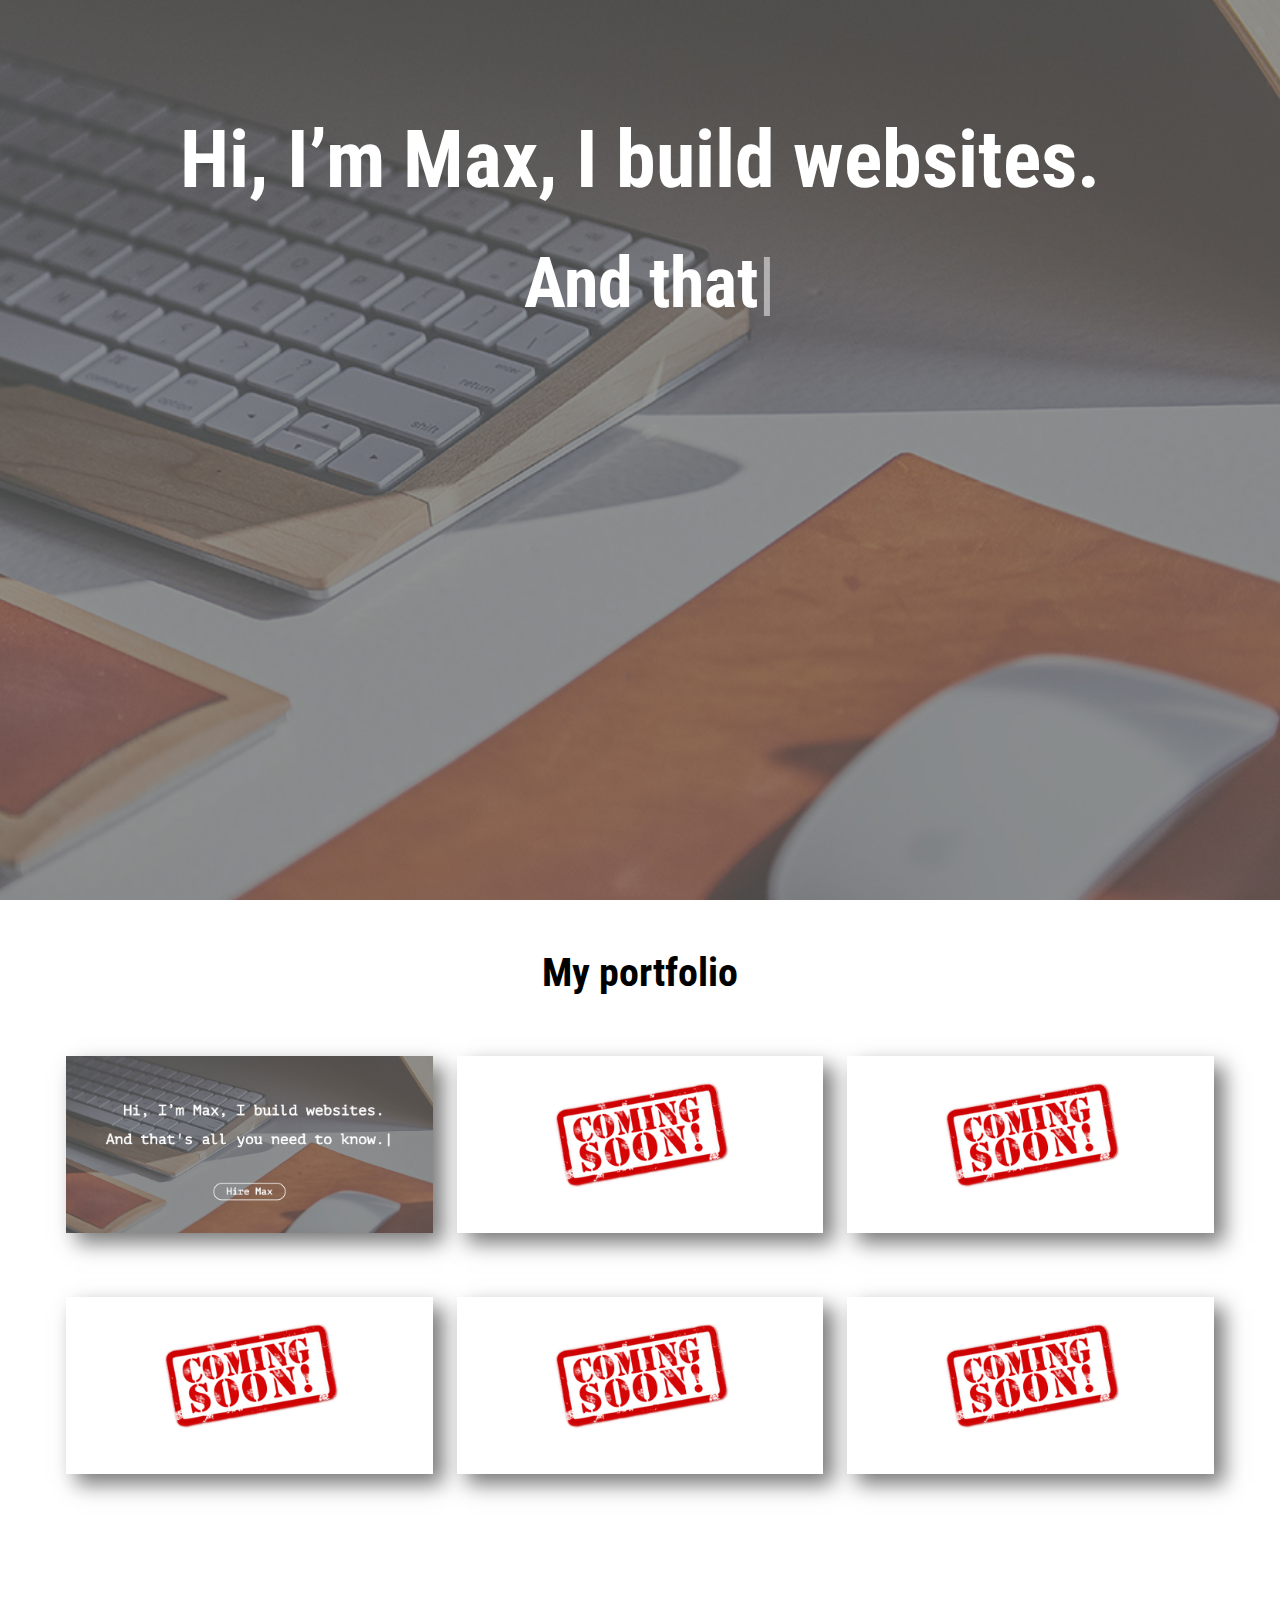
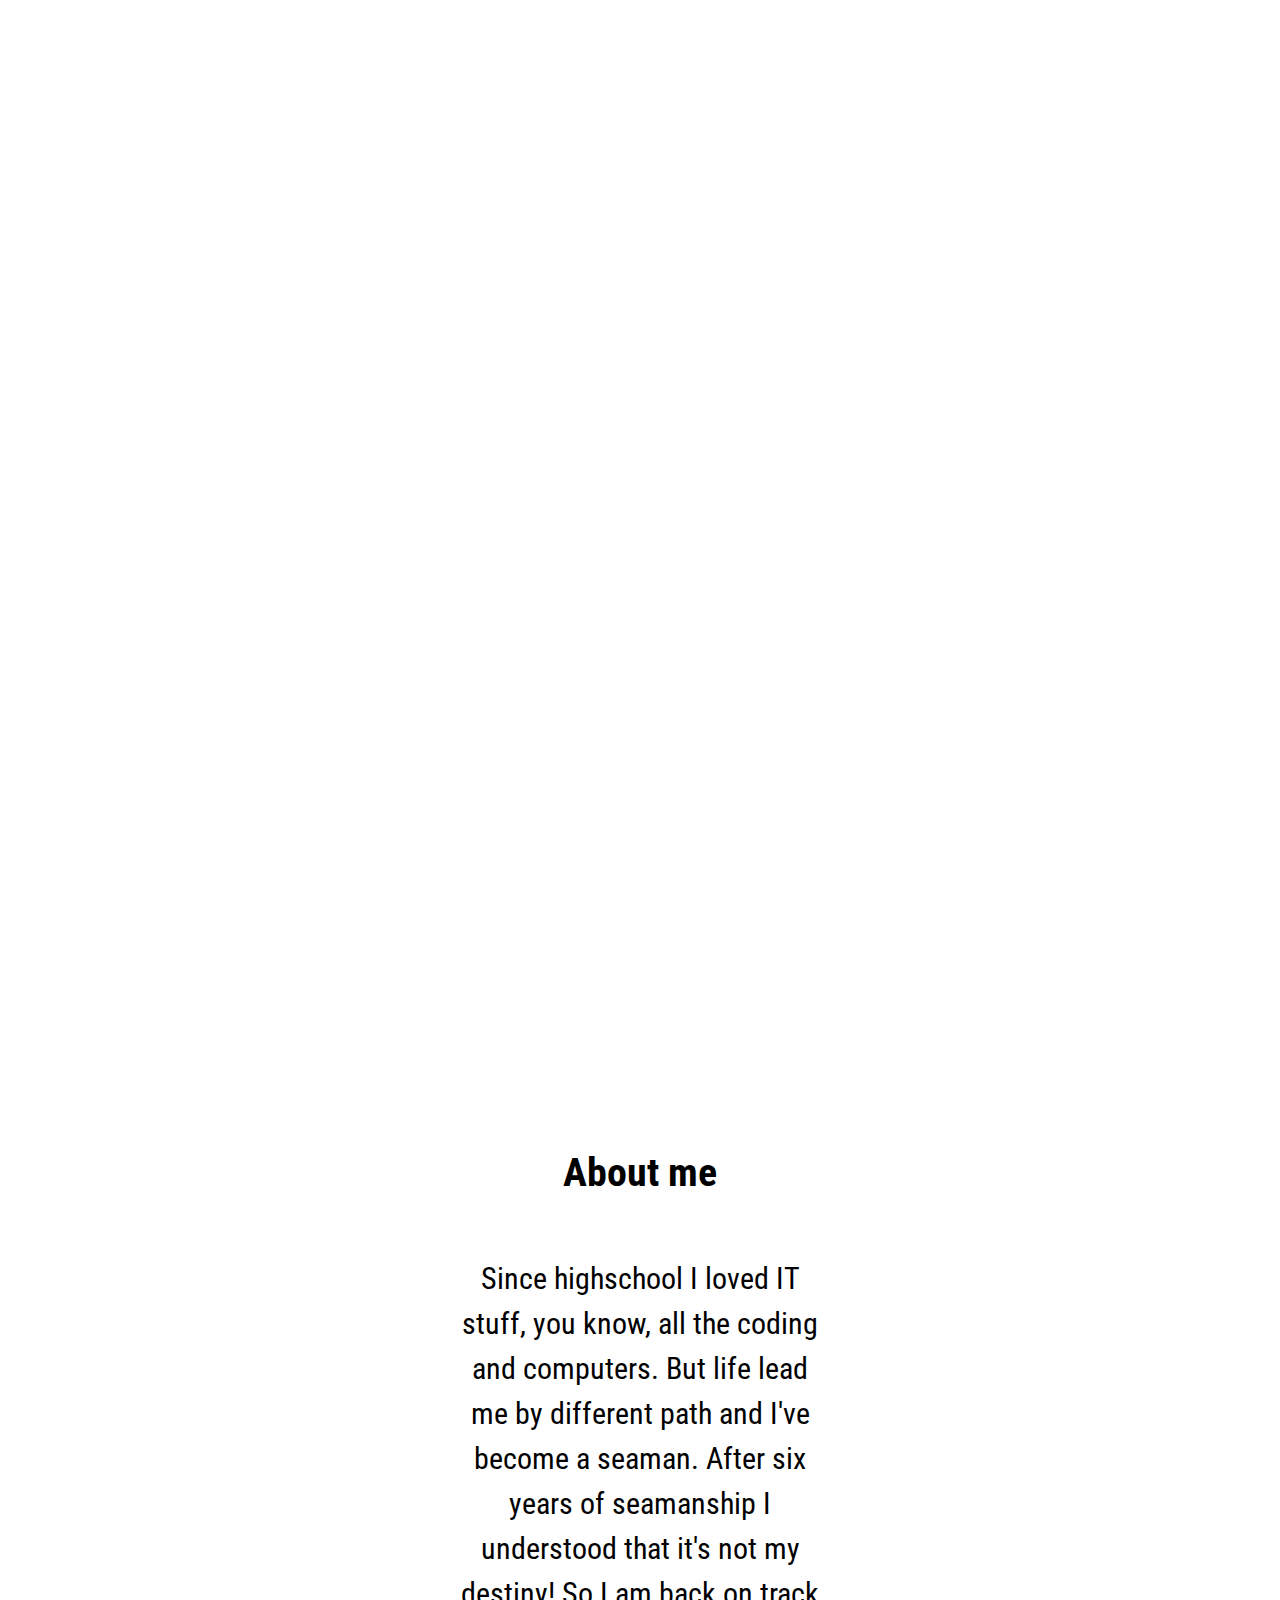
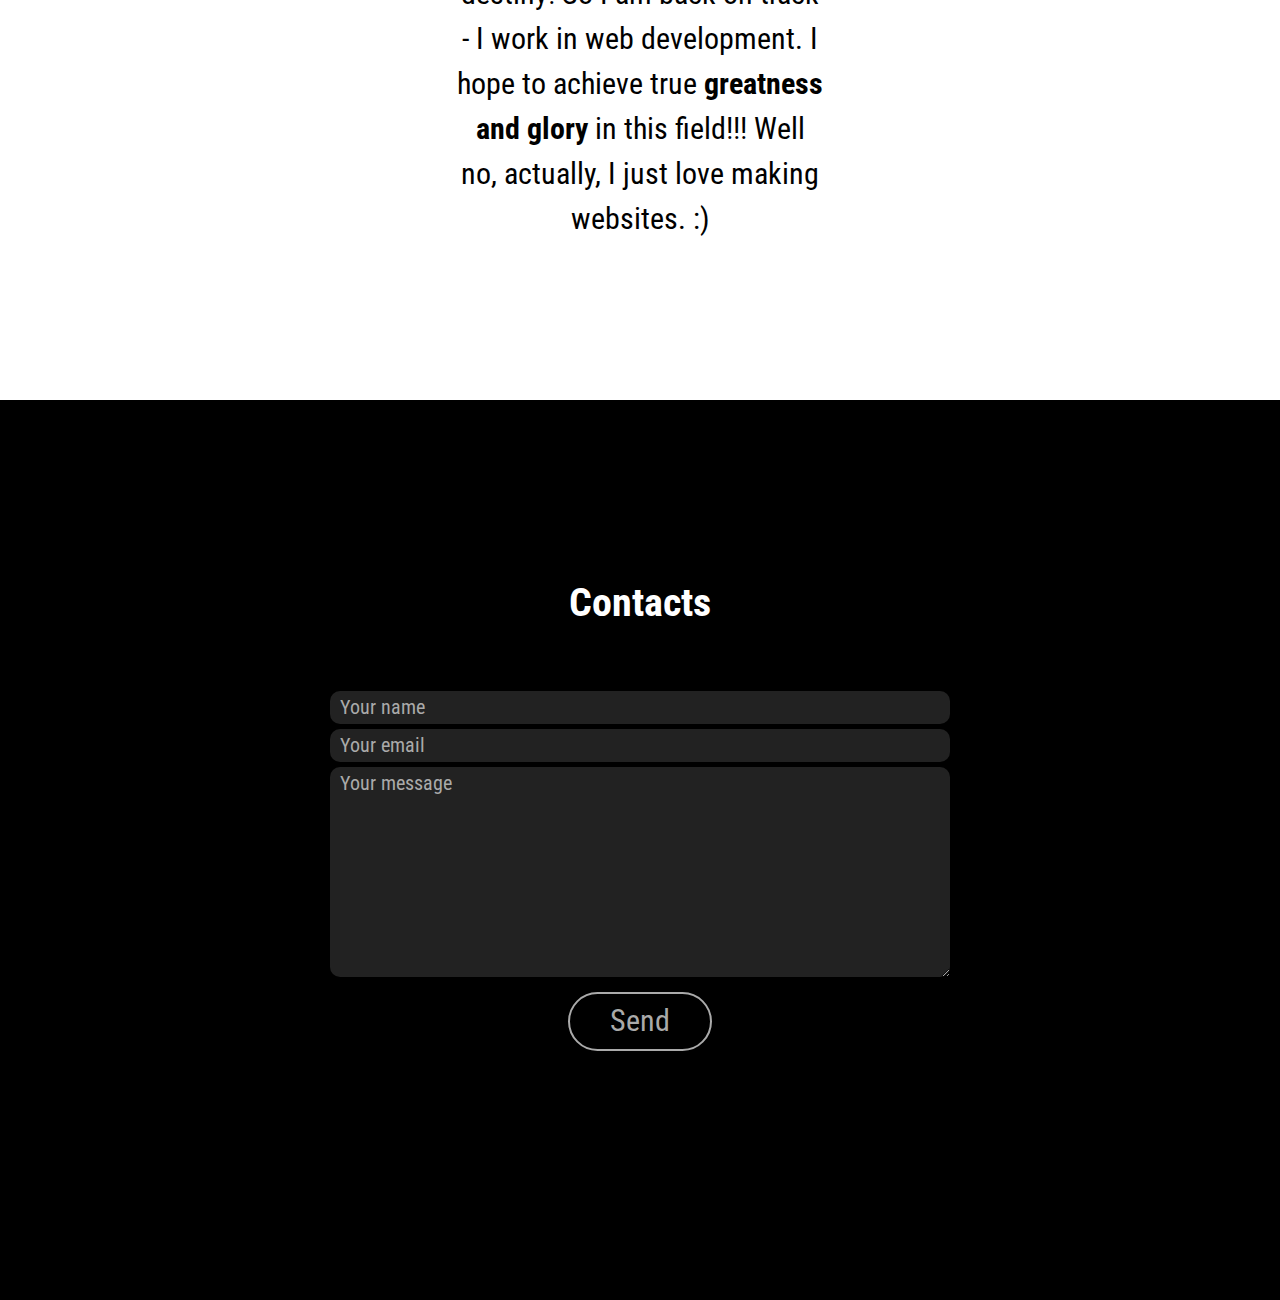
<file: index.html>
<!DOCTYPE html>
<html>
<head>
	<meta charset="utf-8">
	<meta name="viewport" content="width=device-width, initial-scale=1.0">
	<title>Shtock!</title>
	<link rel="stylesheet" type="text/css" href="./src/css/normalize.css">
	<link rel="stylesheet" type="text/css" href="./src/css/styles.css">
	<link href="https://fonts.googleapis.com/css?family=Roboto+Condensed:400,700&amp;subset=cyrillic" rel="stylesheet">
	<script type="text/javascript" src="./src/js/jquery-3.2.1.min.js"></script>
	<script type="text/javascript" src="./src/js/typeit.min.js"></script>
</head>
<body>
	<main class="main section">
		<div class="main-inside wrapper">
			<h1>Hi, I’m Max, I build websites.
				<br>
				<span class="intro"></span>
			</h1>
			<button id="btn">Hire Max</button>
		</div>
	</main>
	<div class="section">
		<div class="portfolio wrapper">
			<h2 class="section-header">My portfolio</h2>
			<div class="portfolio-item">
				<img src="./src/img/mySite.jpg">
				<p>My first site, which serves as my portfolio and a place for experiments as I study new features.</p>
			</div>
			<div class="portfolio-item">
				<img src="./src/img/empty.jpg">
				<p>There is nothing here for now, but it will fill up as I complete projects.</p>
			</div>
			<div class="portfolio-item">
				<img src="./src/img/empty.jpg">
				<p>There is nothing here for now, but it will fill up as I complete projects.</p>
			</div>
			<div class="portfolio-item">
				<img src="./src/img/empty.jpg">
				<p>There is nothing here for now, but it will fill up as I complete projects.</p>
			</div>
			<div class="portfolio-item">
				<img src="./src/img/empty.jpg">
				<p>There is nothing here for now, but it will fill up as I complete projects.</p>
			</div>
			<div class="portfolio-item">
				<img src="./src/img/empty.jpg">
				<p>There is nothing here for now, but it will fill up as I complete projects.</p>
			</div>
		</div>
	</div>
	<div class="section skills">
		<div class="wrapper">
			<h2 class="section-header">My Skills</h2>
			<div class="skills-item skills-item-anim">
				<h3 class="skills-item_header">&#60HTML&#62, {CSS}, ({JS})</h3>
				<span>Create websites, starting from simple ones, as they go more complicated and interesting</span>
			</div>
			<div class="skills-item skills-item-anim">
				<h3 class="skills-item_header">Adaptive & Cross-browser</h3>
				<span>Develop responsive websites that perform well on any platform</span>
			</div>
			<div class="skills-item skills-item-anim">
				<h3 class="skills-item_header">Ready to study</h3>
				<span>Always eager to learn new technologies and skills</span>
			</div>
		</div>
	</div>
	<div class="section">
		<div class="about wrapper clearfix">
			<h2 class="section-header">About me</h2>
			<span class="about-text">Since highschool I loved IT stuff, you know, all the coding and computers. But life lead me by different path and I've become a seaman. After six years of seamanship I understood that it's not my destiny! So I am back on track - I work in web development. I hope to achieve true <strong>greatness and glory</strong> in this field!!! Well no, actually, I just love making websites. :)</span>
		</div>
	</div>
	<div class="section contacts">
		<div class="wrapper">
			<h2 class="section-header">Contacts</h2>
			<div>
				<form action="https://formspree.io/maximsh90@mail.ru" method="POST">
					<input class="contacts-item" type="text" name="name" placeholder="Your name" required>
					<input class="contacts-item" type="email" name="_replyto" placeholder="Your email" required>
					<textarea class="contacts-item" name="message" placeholder="Your message" type="text"></textarea>
					<input type="submit" value="Send">
				</form>
			</div>
		</div>
	</div>
	<script type="text/javascript" src="./src/js/script.js"></script>
</body>
</html>
</file>
<file: src/css/styles.css>
h1,h2,h3,h4,h5,h6{margin:0;padding:0}p{margin:0;padding:0}.wrapper{padding:50px 30px}.clearfix:after{content:'';display:block;clear:both}body{background-color:#fff;font-family:'Roboto Condensed',sans-serif}.main{background-image:url(../img/main.jpg);background-size:cover;background-repeat:no-repeat;background-position:center center;background-attachment:fixed;text-align:center}.main-inside{min-height:405px}#logo{width:100%;max-width:300px;-webkit-transform:rotate(10deg);-moz-transform:rotate(10deg);-ms-transform:rotate(10deg);-o-transform:rotate(10deg);transform:rotate(10deg)}h1{color:#fff;font-size:80px;padding:50px 0 90px 0;line-height:1.5}.intro{font-size:70px}#btn{color:#fff;background-color:transparent;border:3px solid #fff;border-radius:50px;font-size:40px;padding:10px 50px;font-family:inherit;font-weight:700;-webkit-transition:padding .3s;-o-transition:padding .3s;-moz-transition:padding .3s;transition:padding .3s;cursor:pointer;display:none}#btn:hover{padding:10px 70px}#btn:active{background-color:rgba(255,255,255,.3)}.section{min-height:100vh}.section-header{text-align:center;font-size:40px;padding-bottom:60px}.portfolio{text-align:center}.portfolio-item{max-width:-webkit-calc(100%/3 - 40px);max-width:-moz-calc(100%/3 - 40px);max-width:calc(100%/3 - 40px);display:inline-block;margin:0 10px 60px 10px;overflow:hidden;background-color:#000;position:relative;-webkit-box-shadow:10px 10px 20px #777;box-shadow:10px 10px 20px #777}.portfolio-item:hover img{opacity:.1}.portfolio img{max-width:100%;display:block;overflow:hidden;-webkit-transition:opacity 1s;-o-transition:opacity 1s;-moz-transition:opacity 1s;transition:opacity 1s}.portfolio p{display:none;color:#fff;position:absolute;padding:0 20px;bottom:20%}.skills{background-image:url(../img/skillsBg.jpg);background-size:cover;background-repeat:no-repeat;background-position:top center;background-attachment:fixed;color:#fff;text-align:center;overflow:hidden}.skills-item{max-width:-webkit-calc(100%/2 - 50px);max-width:-moz-calc(100%/2 - 50px);max-width:calc(100%/2 - 50px);background-color:rgba(255,255,255,.2);min-height:150px;padding:10px;border:3px solid #fff;border-radius:30px;font-size:30px;-webkit-transition-property:-webkit-transform;transition-property:-webkit-transform;-o-transition-property:-o-transform;-moz-transition-property:transform,-moz-transform;transition-property:transform;transition-property:transform,-webkit-transform,-moz-transform,-o-transform;-webkit-transition-duration:1s;-moz-transition-duration:1s;-o-transition-duration:1s;transition-duration:1s;-webkit-transition-timing-function:cubic-bezier(1,1,1,1);-moz-transition-timing-function:cubic-bezier(1,1,1,1);-o-transition-timing-function:cubic-bezier(1,1,1,1);transition-timing-function:cubic-bezier(1,1,1,1)}.skills-item:nth-child(3){margin:0 0 0 auto}.skills-item-anim:nth-child(2){-webkit-transform:translate(-2000px,0);-moz-transform:translate(-2000px,0);-ms-transform:translate(-2000px,0);-o-transform:translate(-2000px,0);transform:translate(-2000px,0)}.skills-item-anim:nth-child(3){-webkit-transform:translate(0,2000px);-moz-transform:translate(0,2000px);-ms-transform:translate(0,2000px);-o-transform:translate(0,2000px);transform:translate(0,2000px)}.skills-item-anim:nth-child(4){-webkit-transform:translate(2000px,0);-moz-transform:translate(2000px,0);-ms-transform:translate(2000px,0);-o-transform:translate(2000px,0);transform:translate(2000px,0)}.skills-item-inView{-webkit-transform:none;-moz-transform:none;-ms-transform:none;-o-transform:none;transform:none}.skills-item_header{font-size:40px;min-height:70px;padding-bottom:20px}.skills .wrapper{padding-top:20vh}.about{text-align:center}.about-text{font-size:30px;line-height:1.5;display:inline-block;max-width:30%;vertical-align:middle}.bio{width:auto;max-width:30%;max-height:500px;vertical-align:middle}.contacts{background-color:#000;color:#fff;font-size:20px;text-align:center}.contacts-item{display:block;margin:5px auto;width:600px;max-width:100%;background-color:#222;border:none;border-radius:10px;color:#ccc;padding:5px 10px}.contacts-item::-webkit-input-placeholder{color:#aaa;font-family:'Roboto Condensed',sans-serif}.contacts-item:-moz-placeholder{color:#aaa;font-family:'Roboto Condensed',sans-serif}.contacts-item::-moz-placeholder{color:#aaa;font-family:'Roboto Condensed',sans-serif}.contacts-item:-ms-input-placeholder{color:#aaa;font-family:'Roboto Condensed',sans-serif}.contacts-item::placeholder{color:#aaa;font-family:'Roboto Condensed',sans-serif}.contacts textarea{min-height:200px}.contacts input[type=submit]{background-color:transparent;color:#aaa;border-radius:30px;border:2px solid #aaa;padding:10px 40px;font-size:30px;margin-top:10px;font-family:inherit;cursor:pointer;-webkit-transition:all .3s;-o-transition:all .3s;-moz-transition:all .3s;transition:all .3s}.contacts input[type=submit]:hover{padding:10px 70px}.contacts input[type=submit]:active{background-color:rgba(255,255,255,.3)}.contacts .wrapper{padding-top:20vh}@media only screen and (max-width:1200px){.about-text{max-width:100%}.bio{display:none}}@media only screen and (max-width:1000px){.portfolio-item{max-width:70%}.portfolio-item:nth-child(n+5){display:none}}@media only screen and (max-width:600px){h1{font-size:40px}.intro{font-size:30px}.skills-item:nth-child(3){margin:0 auto 10px auto;max-width:100%}.skills-item{margin:0 auto 10px auto;max-width:100%}.contacts-item{width:300px}}@media only screen and (max-width:550px){.portfolio-item{max-width:80%}}
</file>
